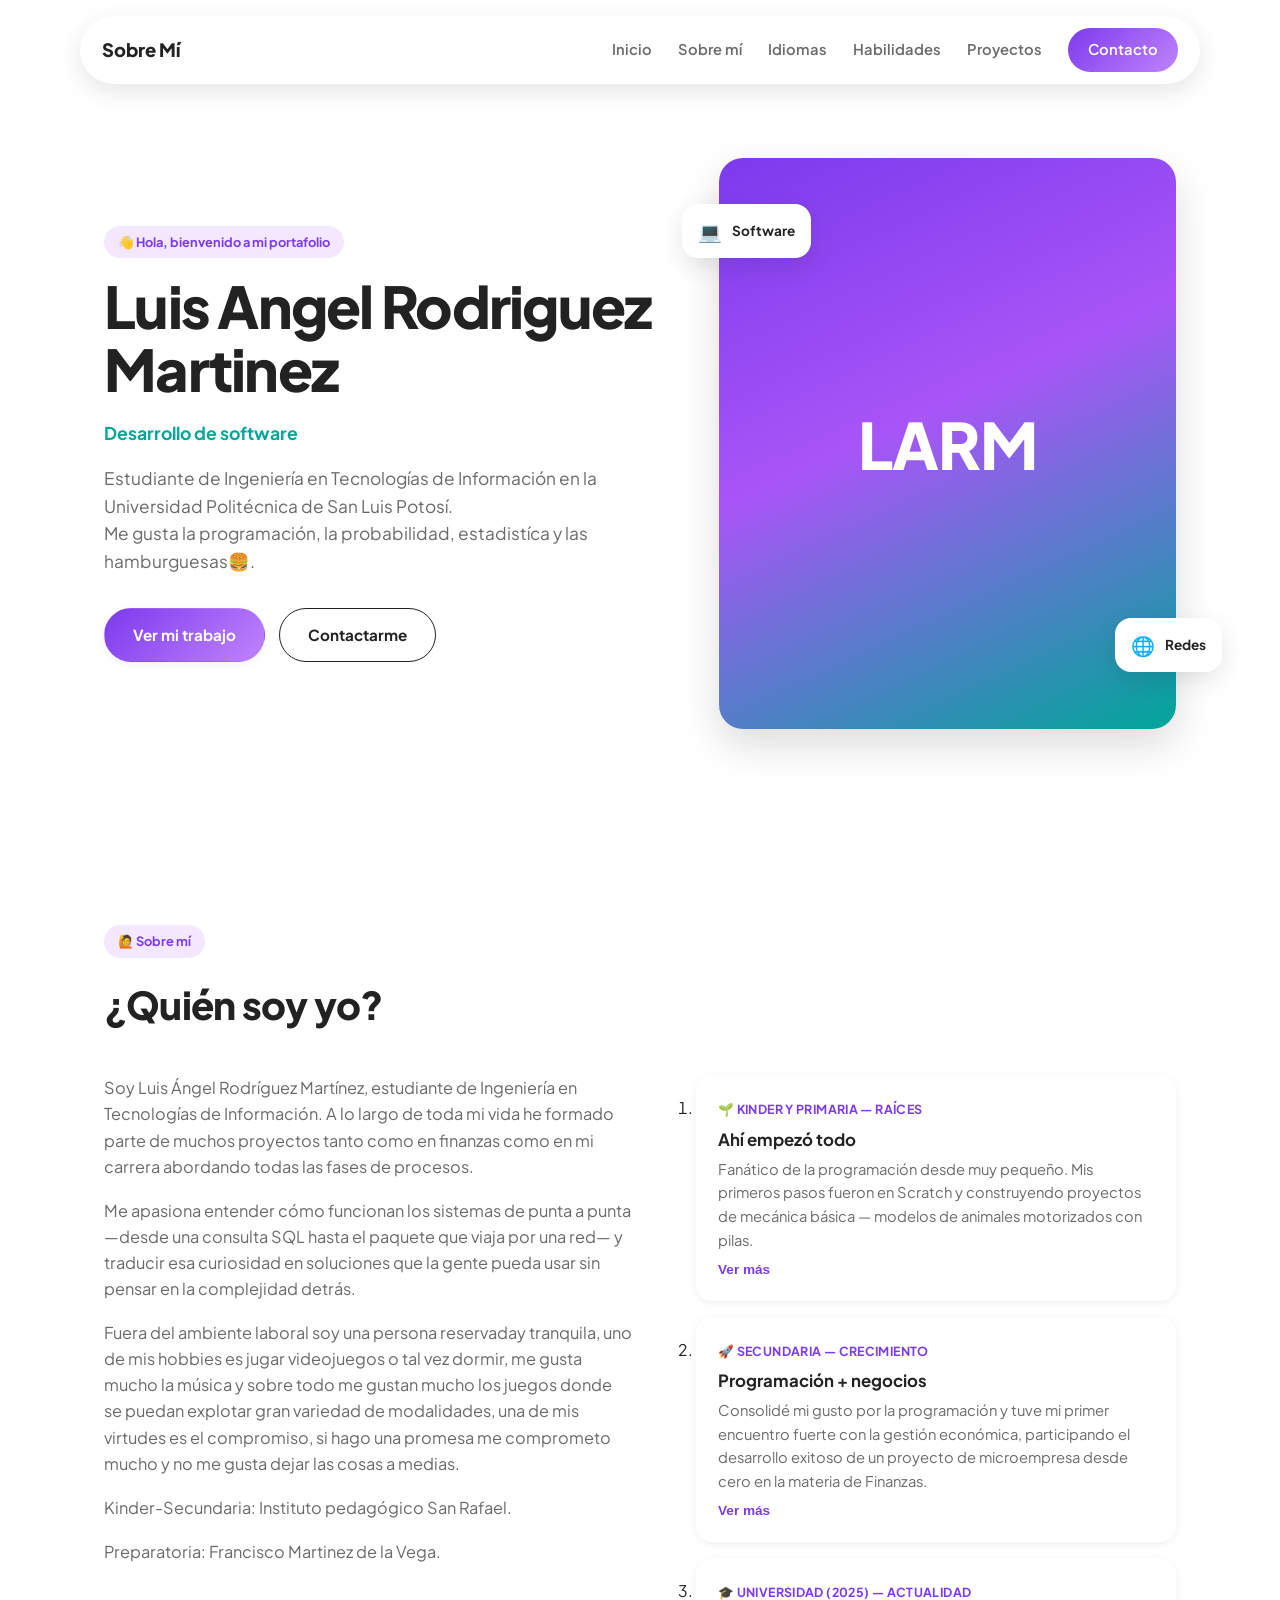
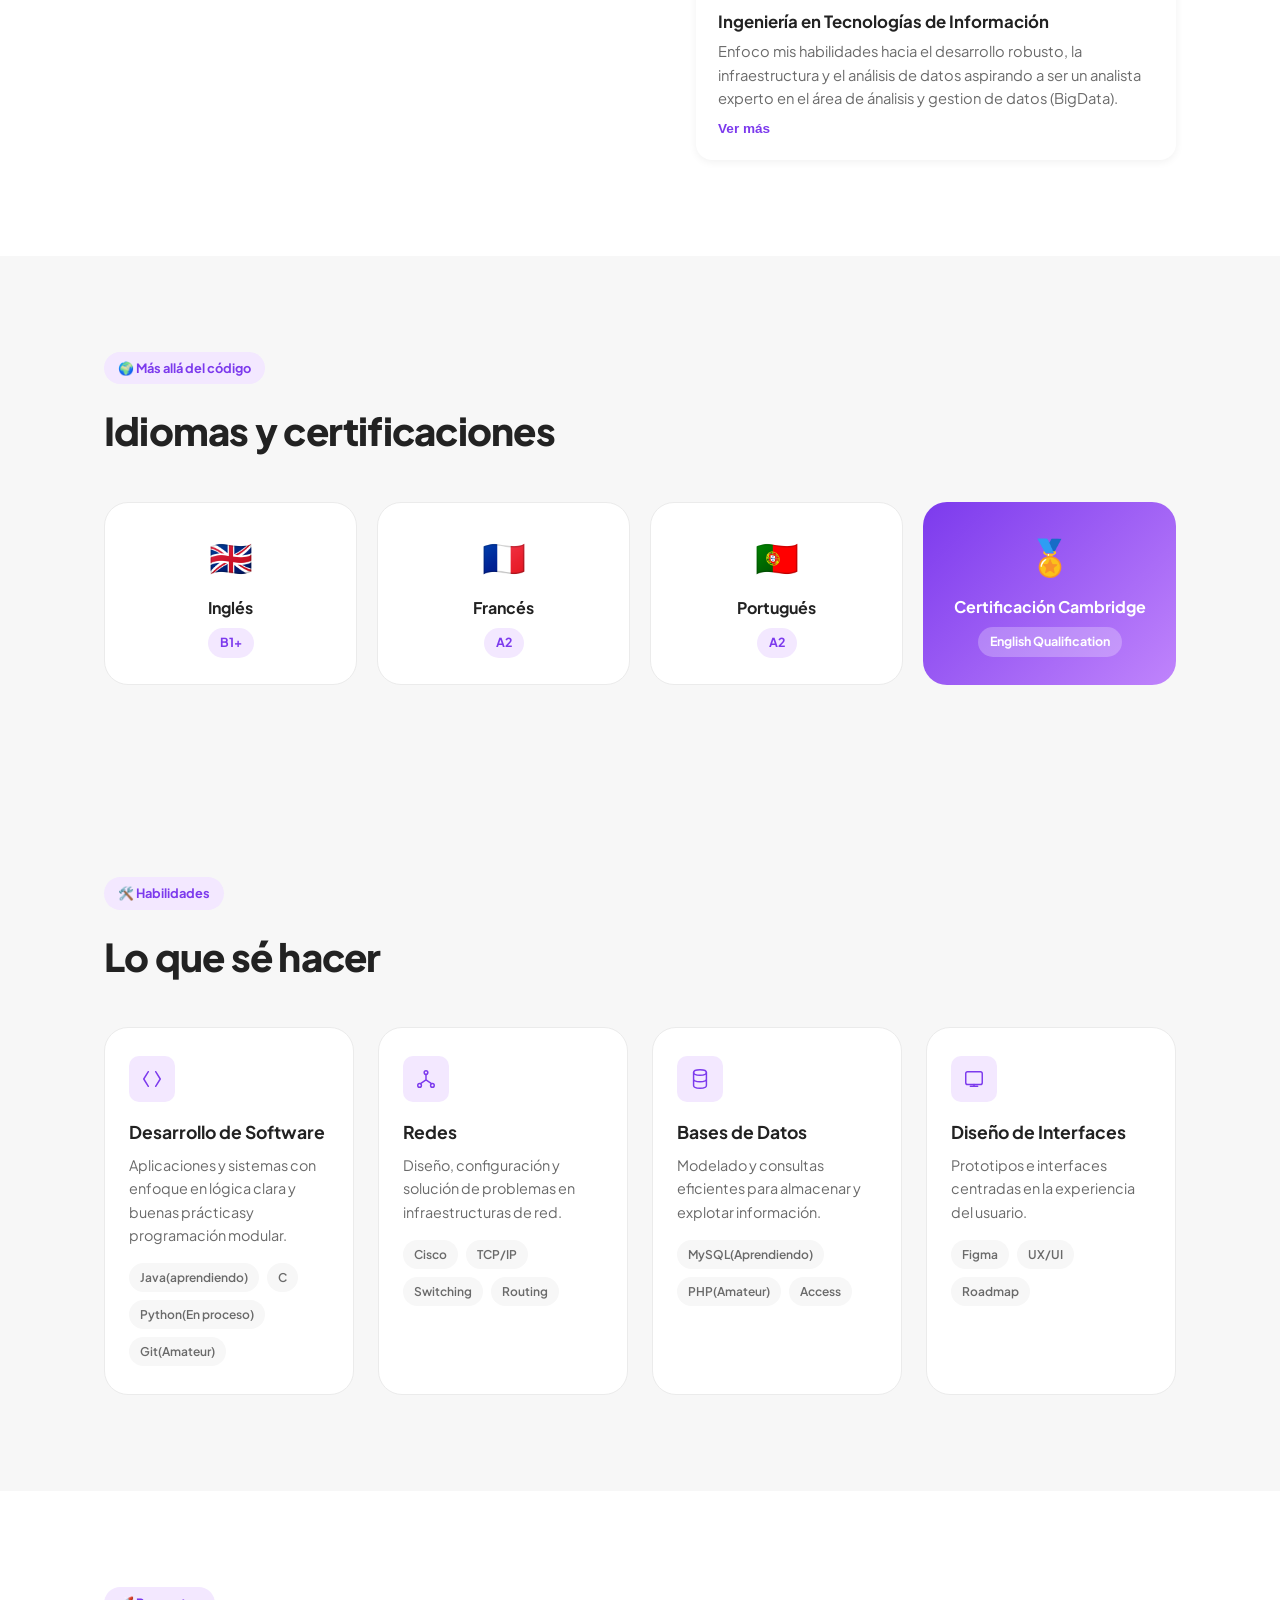
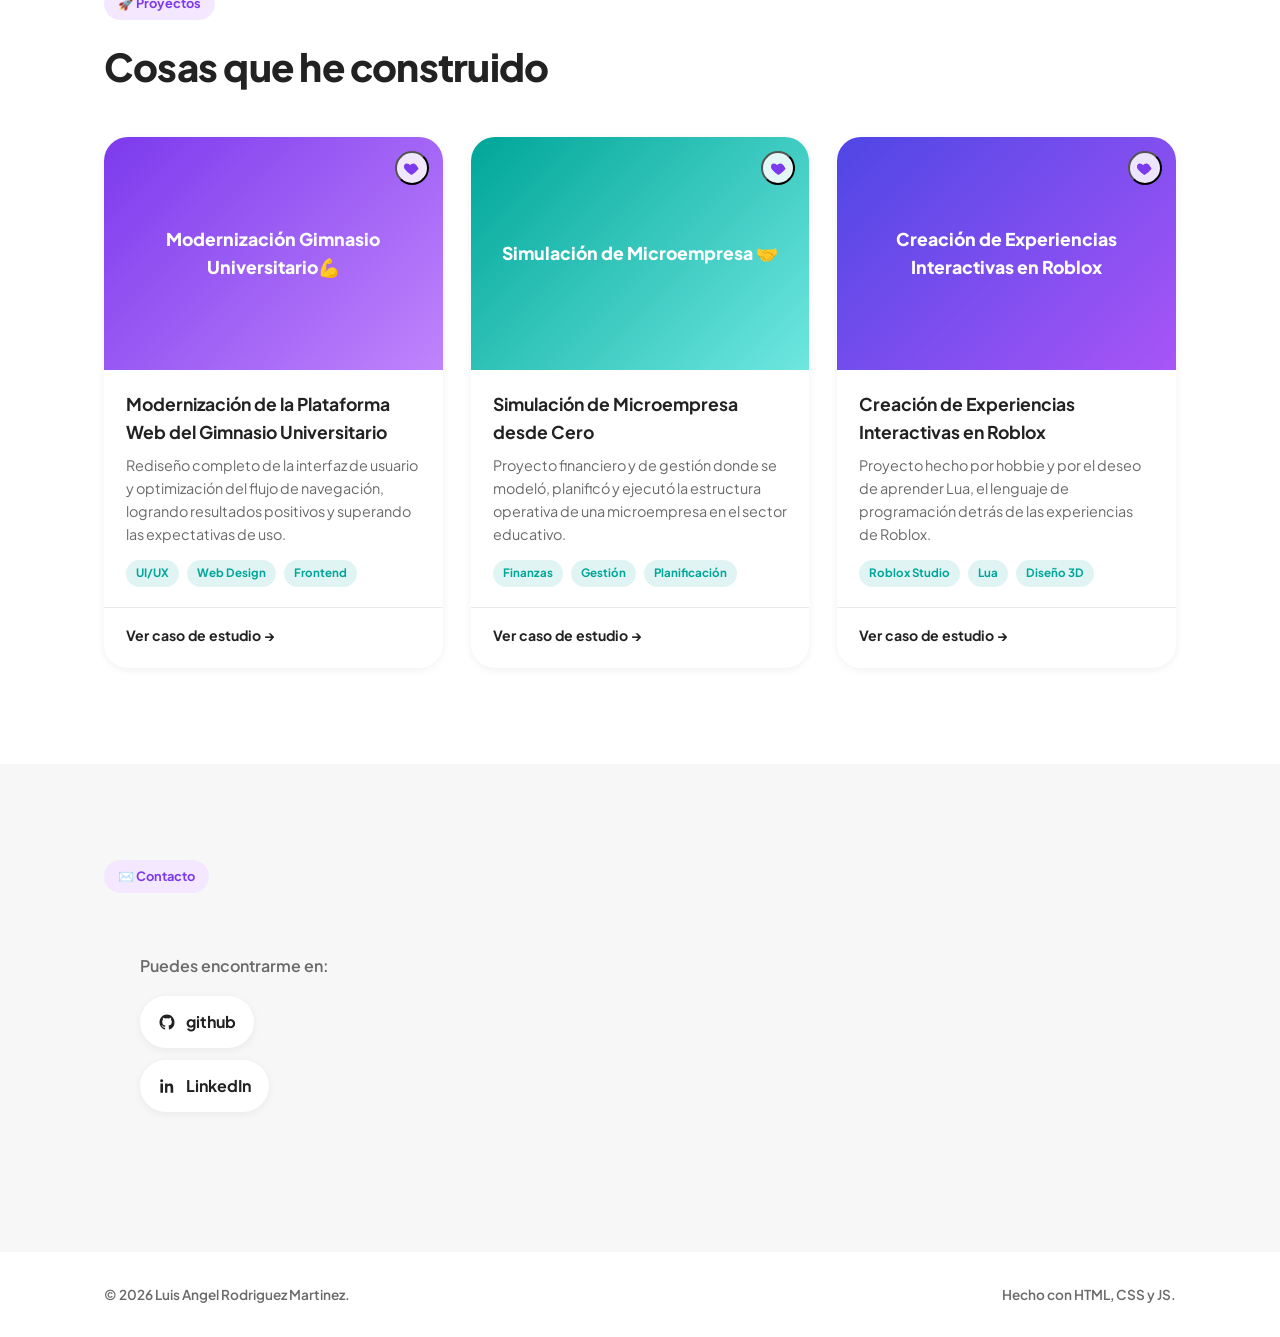
<file: index.html>
<!DOCTYPE html>
<html lang="es">
<head>
  <meta charset="UTF-8">
  <meta name="viewport" content="width=device-width, initial-scale=1.0">
  <title>Mi Portafolio</title>
  <meta name="description" content="Portafolio profesional de Luis Angel Rodriguez Martinez, estudiante de Ingeniería en Tecnologías de Información.">

  <!-- Tipografía: Plus Jakarta Sans — grotesca redondeada, look friendly tipo Airbnb -->
  <link rel="preconnect" href="https://fonts.googleapis.com">
  <link rel="preconnect" href="https://fonts.gstatic.com" crossorigin>
  <link href="https://fonts.googleapis.com/css2?family=Plus+Jakarta+Sans:wght@400;500;600;700;800&display=swap" rel="stylesheet">

  <link rel="stylesheet" href="style.css">
</head>
<body>

  <!-- ===== NAVBAR ===== -->
  <header class="navbar" id="navbar">
    <div class="container navbar__inner">
      <a href="#inicio" class="navbar__logo">Sobre Mí<span class="dot"></span></a>

      <button class="navbar__toggle" id="navToggle" aria-label="Abrir menú" aria-expanded="false" aria-controls="navMenu">
        <span></span><span></span><span></span>
      </button>

      <nav class="navbar__menu" id="navMenu">
        <a href="#inicio" class="navbar__link">Inicio</a>
        <a href="#sobre-mi" class="navbar__link">Sobre mí</a>
        <a href="#idiomas" class="navbar__link">Idiomas</a>
        <a href="#habilidades" class="navbar__link">Habilidades</a>
        <a href="#proyectos" class="navbar__link">Proyectos</a>
        <a href="#contacto" class="navbar__link navbar__link--cta">Contacto</a>
      </nav>
    </div>
  </header>

  <main>
    <!-- ===== HERO ===== -->
    <section class="hero" id="inicio">
      <div class="container hero__inner">
        <div>
          <p class="eyebrow">👋 Hola, bienvenido a mi portafolio</p>
          <h1 class="hero__title">
            Luis Angel Rodriguez Martinez
          </h1>
          <p class="hero__typed">
            <span id="typedText"></span>
          </p>
          <p class="hero__desc">
          Estudiante de Ingeniería en Tecnologías de Información
           en la Universidad Politécnica de San Luis Potosí.
           <br>Me gusta la programación, la probabilidad, estadistíca 
            y las hamburguesas🍔.
          </p>
          <div class="hero__actions">
            <a href="#proyectos" class="btn btn--primary">Ver mi trabajo</a>
            <a href="#contacto" class="btn btn--ghost">Contactarme</a>
          </div>
        </div>

        <!-- Tarjeta visual: avatar con iniciales + chips flotantes -->
        <div class="hero__visual">
          <div class="hero__photo" aria-hidden="true">LARM</div>
          <div class="hero__chip hero__chip--1"><span class="emoji">💻</span> Software</div>
          <div class="hero__chip hero__chip--2"><span class="emoji">🌐</span> Redes</div>
        </div>
      </div>
    </section>

    <!-- ===== SOBRE MÍ ===== -->
    <section class="section" id="sobre-mi">
      <div class="container">
        <p class="eyebrow">🙋 Sobre mí</p>
        <h2 class="section__title">¿Quién soy yo?</h2>

        <div class="about">
          <div class="about__text">
            <p>
            Soy Luis Ángel Rodríguez Martínez, estudiante de Ingeniería en Tecnologías de Información.
            A lo largo de toda mi vida he formado parte de muchos proyectos tanto como en finanzas como
           en mi carrera abordando todas las fases de procesos.
            </p>
            <p>
              Me apasiona entender cómo funcionan los sistemas de punta a punta —desde
              una consulta SQL hasta el paquete que viaja por una red— y traducir esa
              curiosidad en soluciones que la gente pueda usar sin pensar en la
              complejidad detrás.
            </p>
            <p>Fuera del ambiente laboral soy una persona reservaday tranquila, uno de mis hobbies es jugar
              videojuegos o tal vez dormir, me gusta mucho la música y sobre todo me gustan mucho los juegos 
              donde se puedan explotar gran variedad de modalidades, una de mis virtudes es el compromiso, si
              hago una promesa me comprometo mucho y no me gusta dejar las cosas a medias.
            </p>
            <p>
              Kinder-Secundaria: Instituto pedagógico San Rafael.
            </p>
            <p>
              Preparatoria: Francisco Martinez de la Vega.
            </p>
          </div>

          <ol class="timeline">
            <li class="timeline__item">
              <span class="timeline__year">🌱 Kinder y Primaria — Raíces</span>
              <h3>Ahí empezó todo</h3>
              <p>
                Fanático de la programación desde muy pequeño. Mis primeros pasos
                fueron en Scratch y construyendo proyectos de mecánica básica —
                modelos de animales motorizados con pilas.
              </p>
              <button class="timeline__toggle" type="button" aria-expanded="false">
                Ver más
              </button>
              <div class="timeline__more">
                <p>
                  Esas primeras animaciones en Scratch y los robots con pilas
                  fueron mi manera de entender que la tecnología también se
                  construye con las manos.
                </p>
              </div>
            </li>

            <li class="timeline__item">
              <span class="timeline__year">🚀 Secundaria — Crecimiento</span>
              <h3>Programación + negocios</h3>
              <p>
                Consolidé mi gusto por la programación y tuve mi primer encuentro
                fuerte con la gestión económica, participando el desarrollo exitoso
                de un proyecto de microempresa desde cero en la materia de Finanzas.
              </p>
              <button class="timeline__toggle" type="button" aria-expanded="false">
                Ver más
              </button>
              <div class="timeline__more">
                <p>
                  Formar parte de ese proyecto me enseñó que la tecnología y los negocios
                  van de la mano: no basta con programar bien, hay que entender
                  también cómo se sostiene una idea.
                </p>
              </div>
            </li>

            <li class="timeline__item">
              <span class="timeline__year">🎓 Universidad (2025) — Actualidad</span>
              <h3>Ingeniería en Tecnologías de Información</h3>
              <p>
                Enfoco mis habilidades hacia el desarrollo robusto, la
                infraestructura y el análisis de datos aspirando a ser un analista
                experto en el área de ánalisis y gestion de datos (BigData).
              </p>
              <button class="timeline__toggle" type="button" aria-expanded="false">
                Ver más
              </button>
              <div class="timeline__more">
                <p>
                  Hoy combino desarrollo de software, redes y bases de datos,
                  con la mirada puesta en big data e infraestructura como
                  siguiente paso.
                </p>
              </div>
            </li>
          </ol>
        </div>
      </div>
    </section>

    <!-- ===== IDIOMAS Y CERTIFICACIONES ===== -->
    <section class="section section--alt" id="idiomas">
      <div class="container">
        <p class="eyebrow">🌍 Más allá del código</p>
        <h2 class="section__title">Idiomas y certificaciones</h2>

        <div class="lang-grid">
          <div class="lang-card">
            <span class="lang-card__flag" aria-hidden="true">🇬🇧</span>
            <h3>Inglés</h3>
            <span class="lang-card__level">B1+</span>
          </div>
          <div class="lang-card">
            <span class="lang-card__flag" aria-hidden="true">🇫🇷</span>
            <h3>Francés</h3>
            <span class="lang-card__level">A2</span>
          </div>
          <div class="lang-card">
            <span class="lang-card__flag" aria-hidden="true">🇵🇹</span>
            <h3>Portugués</h3>
            <span class="lang-card__level">A2</span>
          </div>
          <div class="lang-card lang-card--cert">
            <span class="lang-card__flag" aria-hidden="true">🏅</span>
            <h3>Certificación Cambridge</h3>
            <span class="lang-card__level">English Qualification</span>
          </div>
        </div>
      </div>
    </section>

    <!-- ===== HABILIDADES ===== -->
    <section class="section section--alt" id="habilidades">
      <div class="container">
        <p class="eyebrow">🛠️ Habilidades</p>
        <h2 class="section__title">Lo que sé hacer</h2>

        <div class="skills">
          <article class="skill-card">
            <div class="skill-card__icon" aria-hidden="true">
              <svg viewBox="0 0 24 24" fill="none" stroke="currentColor" stroke-width="1.6">
                <path d="M8 4 3 12l5 8M16 4l5 8-5 8" stroke-linecap="round" stroke-linejoin="round"/>
              </svg>
            </div>
            <h3>Desarrollo de Software</h3>
            <p>Aplicaciones y sistemas con enfoque en lógica clara y buenas prácticasy programación modular.</p>
            <ul class="skill-card__tags">
              <li>Java(aprendiendo)</li><li>C</li><li>Python(En proceso)</li><li>Git(Amateur)</li>
            </ul>
          </article>

          <article class="skill-card">
            <div class="skill-card__icon" aria-hidden="true">
              <svg viewBox="0 0 24 24" fill="none" stroke="currentColor" stroke-width="1.6">
                <circle cx="12" cy="5" r="2"/><circle cx="5" cy="19" r="2"/><circle cx="19" cy="19" r="2"/>
                <path d="M12 7v6M12 13 6 17M12 13l6 4" stroke-linecap="round"/>
              </svg>
            </div>
            <h3>Redes</h3>
            <p>Diseño, configuración y solución de problemas en infraestructuras de red.</p>
            <ul class="skill-card__tags">
              <li>Cisco</li><li>TCP/IP</li><li>Switching</li><li>Routing</li>
            </ul>
          </article>

          <article class="skill-card">
            <div class="skill-card__icon" aria-hidden="true">
              <svg viewBox="0 0 24 24" fill="none" stroke="currentColor" stroke-width="1.6">
                <ellipse cx="12" cy="5" rx="7" ry="3"/>
                <path d="M5 5v14c0 1.7 3.1 3 7 3s7-1.3 7-3V5M5 12c0 1.7 3.1 3 7 3s7-1.3 7-3" stroke-linecap="round"/>
              </svg>
            </div>
            <h3>Bases de Datos</h3>
            <p>Modelado y consultas eficientes para almacenar y explotar información.</p>
            <ul class="skill-card__tags">
              <li>MySQL(Aprendiendo)</li><li>PHP(Amateur)</li><li>Access</li>
            </ul>
          </article>

          <article class="skill-card">
            <div class="skill-card__icon" aria-hidden="true">
              <svg viewBox="0 0 24 24" fill="none" stroke="currentColor" stroke-width="1.6">
                <rect x="3" y="4" width="18" height="14" rx="2"/>
                <path d="M8 20h8M12 18v2" stroke-linecap="round"/>
              </svg>
            </div>
            <h3>Diseño de Interfaces</h3>
            <p>Prototipos e interfaces centradas en la experiencia del usuario.</p>
            <ul class="skill-card__tags">
              <li>Figma</li><li>UX/UI</li><li>Roadmap</li>
            </ul>
          </article>
        </div>
      </div>
    </section>

    <!-- ===== PROYECTOS ===== -->
    <section class="section" id="proyectos">
      <div class="container">
        <p class="eyebrow">🚀 Proyectos</p>
        <h2 class="section__title">Cosas que he construido</h2>

        <div class="projects">
          <article class="project-card" id="card-gimnasio" tabindex="0" role="button"
                    aria-haspopup="dialog" aria-controls="modal-gimnasio">
            <div class="project-card__cover project-card__cover--1">
              Modernización Gimnasio Universitario💪
              <button class="project-card__save" type="button" aria-label="Guardar proyecto">
                <svg viewBox="0 0 24 24" fill="currentColor"><path d="M12 21s-7.5-4.6-10-9.1C.5 8.6 2 5 5.5 5c2 0 3.3 1 4.5 2.5C11.2 6 12.5 5 14.5 5 18 5 19.5 8.6 22 11.9 19.5 16.4 12 21 12 21Z"/></svg>
              </button>
            </div>
            <div class="project-card__body">
              <h3>Modernización de la Plataforma Web del Gimnasio Universitario</h3>
              <p>
                Rediseño completo de la interfaz de usuario y optimización del flujo
                de navegación, logrando resultados positivos y superando las
                expectativas de uso.
              </p>
              <ul class="project-card__stack">
                <li>UI/UX</li><li>Web Design</li><li>Frontend</li>
              </ul>
            </div>
            <div class="project-card__links">
              <span class="link-arrow">Ver caso de estudio</span>
            </div>
          </article>

          <article class="project-card" id="card-microempresa" tabindex="0" role="button"
                    aria-haspopup="dialog" aria-controls="modal-microempresa">
            <div class="project-card__cover project-card__cover--2">
             Simulación de Microempresa 🤝
              <button class="project-card__save" type="button" aria-label="Guardar proyecto">
                <svg viewBox="0 0 24 24" fill="currentColor"><path d="M12 21s-7.5-4.6-10-9.1C.5 8.6 2 5 5.5 5c2 0 3.3 1 4.5 2.5C11.2 6 12.5 5 14.5 5 18 5 19.5 8.6 22 11.9 19.5 16.4 12 21 12 21Z"/></svg>
              </button>
            </div>
            <div class="project-card__body">
              <h3>Simulación de Microempresa desde Cero</h3>
              <p>
                Proyecto financiero y de gestión donde se modeló, planificó y
                ejecutó la estructura operativa de una microempresa en el sector
                educativo.
              </p>
              <ul class="project-card__stack">
                <li>Finanzas</li><li>Gestión</li><li>Planificación</li>
              </ul>
            </div>
            <div class="project-card__links">
              <span class="link-arrow">Ver caso de estudio</span>
            </div>
          </article>

          <article class="project-card" id="card-roblox" tabindex="0" role="button"
                    aria-haspopup="dialog" aria-controls="modal-roblox">
            <div class="project-card__cover project-card__cover--3">
              Creación de Experiencias Interactivas en Roblox
              <button class="project-card__save" type="button" aria-label="Guardar proyecto">
                <svg viewBox="0 0 24 24" fill="currentColor"><path d="M12 21s-7.5-4.6-10-9.1C.5 8.6 2 5 5.5 5c2 0 3.3 1 4.5 2.5C11.2 6 12.5 5 14.5 5 18 5 19.5 8.6 22 11.9 19.5 16.4 12 21 12 21Z"/></svg>
              </button>
            </div>
            <div class="project-card__body">
              <h3>Creación de Experiencias Interactivas en Roblox</h3>
              <p>
                Proyecto hecho por hobbie y por el deseo de aprender Lua, el
                lenguaje de programación detrás de las experiencias de Roblox.
              </p>
              <ul class="project-card__stack">
                <li>Roblox Studio</li><li>Lua</li><li>Diseño 3D</li>
              </ul>
            </div>
            <div class="project-card__links">
              <span class="link-arrow">Ver caso de estudio</span>
            </div>
          </article>
        </div>
      </div>
    </section>

    <!-- ===== MODAL: GIMNASIO UNIVERSITARIO ===== -->
    <div class="modal-overlay" id="modal-gimnasio" role="dialog" aria-modal="true" aria-labelledby="modal-gimnasio-title" hidden>
      <div class="modal">
        <button class="modal__close" type="button" aria-label="Cerrar">
          <svg viewBox="0 0 24 24" fill="none" stroke="currentColor" stroke-width="2"><path d="M6 6 18 18M18 6 6 18" stroke-linecap="round"/></svg>
        </button>

        <img class="modal__image" src="assets/gimnasio-dashboard.png" alt="Interfaz principal de la plataforma Fit UPSLP mostrando el dashboard de reservación y el código QR de acceso">

        <div class="modal__body">
          <p class="eyebrow">UI/UX · Web Design · Frontend</p>
          <h2 id="modal-gimnasio-title">Modernización de la Plataforma Web del Gimnasio Universitario</h2>
          <p>
            Como se puede observar en la imagen, nos encontramos ante la interfaz
            principal de la plataforma digital "Fit UPSLP", un sistema diseñado
            específicamente para la comunidad de la Universidad Politécnica de San
            Luis Potosí con el objetivo de gestionar el acceso y control del
            gimnasio institucional.
          </p>

          <h3 class="modal__subtitle">Roadmap</h3>

          <div class="roadmap">
            <div class="roadmap__phase">
              <span class="roadmap__badge">Fase 1 · Semanas 1-3</span>
              <h4>Arquitectura técnica y backend</h4>
              <ul>
                <li><strong>Stack tecnológico:</strong> frontend en Flutter o React Native (app nativa Android/iOS con tipografías Inter o Poppins); backend en Node.js (Express) o Python (FastAPI).</li>
                <li><strong>Integración institucional:</strong> autenticación obligatoria con correo institucional (@upslp.edu.mx).</li>
                <li><strong>Base de datos:</strong> PostgreSQL o MySQL para usuarios, espacios físicos, horarios, aforo en tiempo real (25/30) y el token dinámico del QR de acceso.</li>
              </ul>
            </div>

            <div class="roadmap__phase">
              <span class="roadmap__badge">Fase 2 · Semanas 4-7</span>
              <h4>Desarrollo del frontend e interacciones</h4>
              <ul>
                <li><strong>Autenticación:</strong> pantalla de login limpia con el dominio universitario predefinido.</li>
                <li><strong>Dashboard principal:</strong> estadísticas rápidas (sesiones, horas, calorías, racha de días) y rutina semanal.</li>
                <li><strong>Reservaciones inteligentes:</strong> calendario interactivo, filtros por disciplina e indicador de saturación del espacio.</li>
                <li><strong>Rutinas:</strong> vista de ejercicios asignados por día o por instructor.</li>
              </ul>
            </div>

            <div class="roadmap__phase">
              <span class="roadmap__badge">Fase 3 · Semanas 8-10</span>
              <h4>Funcionalidades críticas</h4>
              <ul>
                <li><strong>Códigos QR:</strong> algoritmo que genera un QR encriptado único por sesión (FIT-12345), con una posible mini-interfaz para que el personal escanee el acceso y actualice el aforo en tiempo real.</li>
                <li><strong>Gamificación:</strong> lógica para contar asistencias, mantener rachas de días y desbloquear trofeos virtuales.</li>
              </ul>
            </div>

            <div class="roadmap__phase">
              <span class="roadmap__badge">Fase 4 · Semanas 11-12</span>
              <h4>Pruebas de calidad (QA) y pilotaje</h4>
              <ul>
                <li><strong>Pruebas alfa:</strong> pruebas de estrés al sistema de reservaciones en horas pico.</li>
                <li><strong>Pruebas beta:</strong> piloto con 50 alumnos para evaluar fricción, bugs de interfaz y velocidad de carga.</li>
              </ul>
            </div>
          </div>
        </div>
      </div>
    </div>

    <!-- ===== MODAL: MICROEMPRESA SUSHI ===== -->
    <div class="modal-overlay" id="modal-microempresa" role="dialog" aria-modal="true" aria-labelledby="modal-microempresa-title" hidden>
      <div class="modal">
        <button class="modal__close" type="button" aria-label="Cerrar">
          <svg viewBox="0 0 24 24" fill="none" stroke="currentColor" stroke-width="2"><path d="M6 6 18 18M18 6 6 18" stroke-linecap="round"/></svg>
        </button>

        <div class="modal__logo-wrap">
          <img class="modal__logo" src="assets/sushi-logo.png" alt="Logotipo de marca creado para el proyecto de microempresa de sushi: palillos cruzados sobre un círculo rojo">
        </div>

        <div class="modal__body">
          <p class="eyebrow">Finanzas · Gestión · Planificación</p>
          <h2 id="modal-microempresa-title">Simulación de Microempresa desde Cero</h2>
          <p>
            Se llevó a cabo un proyecto donde el equipo debía elegir un enfoque de
            comida rápida o comida tradicional. Nos decidimos por sushi, ya que
            ninguno de nuestros competidores directos había explorado ese nicho.
          </p>

          <h3 class="modal__subtitle">Diseño</h3>
          <p>
            La identidad de marca se creó 100% desde cero en Adobe Photoshop,
            además de gestionar la compra de materia prima y conseguir
            financiamiento externo para el arranque del proyecto.
          </p>

          <h3 class="modal__subtitle">Habilidades aplicadas</h3>

          <div class="skillset">
            <div class="skillset__item">
              <h4>1. Comunicación estratégica y storytelling</h4>
              <ul>
                <li>Vender el potencial, la visión y el impacto del proyecto, no solo un producto terminado.</li>
                <li>Redacción persuasiva en correos en frío y propuestas que capturan la atención en los primeros 10 segundos.</li>
                <li>Elevator pitch: explicar el proyecto y su valor para el patrocinador en menos de un minuto.</li>
              </ul>
            </div>
            <div class="skillset__item">
              <h4>2. Diseño de propuestas y modelado de ROI</h4>
              <ul>
                <li>Pensamiento ganar-ganar: estructurar propuestas con un retorno de inversión claro para el patrocinador.</li>
                <li>Estructuración de paquetes de patrocinio (Oro, Plata, Bronce) con beneficios modulares y escalables.</li>
                <li>Uso de datos y métricas: proyecciones de alcance, ocupación e impacto demográfico.</li>
              </ul>
            </div>
            <div class="skillset__item">
              <h4>3. Negociación y manejo de objeciones</h4>
              <ul>
                <li>Escucha activa para identificar si el patrocinador busca posicionamiento, reclutamiento o ventas directas.</li>
                <li>Flexibilidad y contraofertas cuando el presupuesto es limitado pero el interés es alto.</li>
                <li>Manejo del "no" como una objeción comercial superable, no como el fin de la negociación.</li>
              </ul>
            </div>
            <div class="skillset__item">
              <h4>4. Networking y relaciones públicas</h4>
              <ul>
                <li>Mapeo de prospectos: identificar marcas alineadas con los valores del proyecto.</li>
                <li>Construcción de relaciones a largo plazo con comunicación constante desde antes de la propuesta formal.</li>
                <li>Uso de plataformas profesionales como LinkedIn para contactar tomadores de decisiones.</li>
              </ul>
            </div>
            <div class="skillset__item">
              <h4>5. Gestión de proyectos y organización</h4>
              <ul>
                <li>Seguimiento riguroso de un pipeline de prospectos: contactado, en seguimiento, reunión agendada.</li>
                <li>Cumplimiento de entregables (logotipos, menciones, reportes) para asegurar relaciones futuras.</li>
              </ul>
            </div>
          </div>
        </div>
      </div>
    </div>

    <!-- ===== MODAL: EXPERIENCIA ROBLOX ===== -->
    <div class="modal-overlay" id="modal-roblox" role="dialog" aria-modal="true" aria-labelledby="modal-roblox-title" hidden>
      <div class="modal">
        <button class="modal__close" type="button" aria-label="Cerrar">
          <svg viewBox="0 0 24 24" fill="none" stroke="currentColor" stroke-width="2"><path d="M6 6 18 18M18 6 6 18" stroke-linecap="round"/></svg>
        </button>

        <img class="modal__image" src="assets/roblox-experience.png" alt="Captura de una experiencia interactiva creada en Roblox Studio, con obstáculos, power-ups y un leaderboard de mejores tiempos">

        <div class="modal__body">
          <p class="eyebrow">Roblox · Lua · Diseño 3D</p>
          <h2 id="modal-roblox-title">Creación de Experiencias Interactivas en Roblox</h2>
          <p>
            El proyecto se llevó a cabo por hobbie y por deseo de aprender el
            lenguaje de programación Lua.
          </p>

          <h3 class="modal__subtitle">Diseño</h3>
          <p>
            Se diseñó desde cero en una plataforma vacía y se colocaron a mano
            todos los objetos.
          </p>

          <h3 class="modal__subtitle">Programación</h3>
          <p>
            Se programó y no fue tan difícil porque no tenía demasiada
            complejidad, pero entendí la función lógica en juegos
            interactivos 3D.
          </p>

          <h3 class="modal__subtitle">Habilidades necesarias</h3>

          <div class="skillset">
            <div class="skillset__item">
              <h4>1. Programación (el cerebro del juego)</h4>
              <p>
                Roblox no funciona con bloques como Scratch: usa Luau, una
                versión optimizada de Lua. Al ya tener bases de lógica por
                lenguajes como C o Java, esto se vuelve muy natural.
              </p>
              <ul>
                <li><strong>Scripting básico y avanzado:</strong> mover objetos, crear plataformas que desaparecen, matar al jugador al tocar lava (los famosos KillBricks) y guardar el progreso.</li>
                <li><strong>Manejo de eventos:</strong> funciones que se activan "cuando el jugador pisa X bloque" o "cuando toca un botón".</li>
                <li><strong>DataStores:</strong> guardar el nivel exacto del Obby en el que se quedó el jugador para cuando vuelva a entrar.</li>
              </ul>
            </div>

            <div class="skillset__item">
              <h4>2. Modelado y construcción 3D (el entorno)</h4>
              <p>Todo lo que el jugador ve y con lo que interactúa dentro de Roblox Studio.</p>
              <ul>
                <li><strong>Dominio de Roblox Studio:</strong> mover, escalar, rotar y aplicar materiales o colores a las piezas (Parts).</li>
                <li><strong>Diseño de niveles:</strong> calcular las distancias de los saltos para que el Obby sea desafiante pero divertido, y estructurar las fases para que la transición entre infancia, secundaria y universidad tenga sentido visual.</li>
                <li><strong>Optimización:</strong> usar Anchored para que los bloques no caigan por gravedad y agrupar objetos en Models para mantener el espacio de trabajo limpio.</li>
              </ul>
            </div>

            <div class="skillset__item">
              <h4>3. Diseño de interfaz de usuario (UI/UX)</h4>
              <p>Crucial para que la información del portafolio se despliegue de forma limpia en pantalla.</p>
              <ul>
                <li><strong>Creación de ScreenGui:</strong> menús, letreros flotantes sobre los proyectos y ventanas emergentes al llegar a un Checkpoint.</li>
                <li><strong>Diseño responsivo:</strong> que los textos y botones se vean igual de bien desde computadora, celular o tablet.</li>
              </ul>
            </div>

            <div class="skillset__item">
              <h4>4. Gestión de activos (audio y animación)</h4>
              <ul>
                <li><strong>Efectos de sonido:</strong> música ambiental o sonidos al pasar de nivel, importados o de la librería de Roblox.</li>
                <li><strong>Animación básica:</strong> plataformas que giran o se mueven de lado a lado, y hologramas flotantes con los logos de las tecnologías usadas.</li>
              </ul>
            </div>
          </div>
        </div>
      </div>
    </div>

    <!-- ===== CONTACTO ===== -->
    <section class="section section--alt" id="contacto">
      <div class="container">
        <p class="eyebrow">✉️ Contacto</p>
          <div class="contact__side">
            <p>Puedes encontrarme en:</p>
            <div class="socials">
              <a href="https://github.com/" target="_blank" rel="noopener" class="social-link">
                <svg viewBox="0 0 24 24" fill="currentColor"><path d="M12 2C6.48 2 2 6.58 2 12.25c0 4.53 2.87 8.37 6.84 9.73.5.1.68-.22.68-.49 0-.24-.01-1.04-.01-1.89-2.78.62-3.37-1.21-3.37-1.21-.46-1.2-1.11-1.52-1.11-1.52-.91-.64.07-.63.07-.63 1 .07 1.53 1.06 1.53 1.06.89 1.56 2.34 1.11 2.91.85.09-.66.35-1.11.63-1.37-2.22-.26-4.56-1.14-4.56-5.06 0-1.12.39-2.03 1.03-2.74-.1-.26-.45-1.31.1-2.73 0 0 .84-.28 2.75 1.05a9.3 9.3 0 0 1 5 0c1.91-1.33 2.75-1.05 2.75-1.05.55 1.42.2 2.47.1 2.73.64.71 1.03 1.62 1.03 2.74 0 3.93-2.34 4.79-4.57 5.05.36.32.68.94.68 1.9 0 1.37-.01 2.47-.01 2.81 0 .27.18.6.69.49A10.26 10.26 0 0 0 22 12.25C22 6.58 17.52 2 12 2Z"/></svg>
                github
              </a>
              <a href="https://linkedin.com/" target="_blank" rel="noopener" class="social-link">
                <svg viewBox="0 0 24 24" fill="currentColor"><path d="M6.94 5a2 2 0 1 1-4-.02 2 2 0 0 1 4 .02ZM3.2 8.75h3.48V21H3.2V8.75Zm6.2 0h3.34v1.68h.05c.47-.87 1.6-1.79 3.3-1.79 3.53 0 4.18 2.28 4.18 5.25V21h-3.48v-6.05c0-1.44-.03-3.3-2.02-3.3-2.02 0-2.33 1.57-2.33 3.2V21H9.4V8.75Z"/></svg>
                LinkedIn
              </a>
            </div>
          </div>
        </div>
      </div>
    </section>
  </main>

  <footer class="footer">
    <div class="container footer__inner">
      <p>© <span id="year"></span> Luis Angel Rodriguez Martinez.</p>
      <p class="footer__made">Hecho con HTML, CSS y JS.</p>
    </div>
  </footer>

  <script src="script.js"></script>
</body>
</html>
</file>
<file: style.css>
/* =========================================================
   TOKENS — estilo inspirado en Airbnb: blanco, coral, pill-shapes
   ========================================================= */
:root {
  --bg: #FFFFFF;
  --bg-soft: #F7F7F7;
  --border: #EBEBEB;
  --text: #222222;
  --text-muted: #6A6A6A;

  --accent: #7C3AED;        /* violeta principal */
  --accent-dark: #6D28D9;
  --accent-soft: #F3E8FF;
  --accent-gradient: linear-gradient(135deg, #7C3AED 0%, #C084FC 100%);
  --accent-teal: #00A699;  /* segundo acento, tipo "Kazan" de Airbnb */
  --teal-soft: #E0F5F3;

  --font-display: 'Plus Jakarta Sans', sans-serif;
  --font-body: 'Plus Jakarta Sans', sans-serif;

  --max-width: 1120px;
  --radius-sm: 10px;
  --radius-md: 16px;
  --radius-lg: 24px;
  --radius-pill: 999px;

  --shadow-sm: 0 2px 8px rgba(0,0,0,0.06);
  --shadow-md: 0 8px 24px rgba(0,0,0,0.10);
  --shadow-lg: 0 16px 40px rgba(0,0,0,0.14);

  --transition: 200ms ease;
}

* { box-sizing: border-box; margin: 0; padding: 0; }
html { scroll-behavior: smooth; }

@media (prefers-reduced-motion: reduce) {
  html { scroll-behavior: auto; }
  * { animation-duration: 0.01ms !important; transition-duration: 0.01ms !important; }
}

body {
  background: var(--bg);
  color: var(--text);
  font-family: var(--font-body);
  line-height: 1.6;
  -webkit-font-smoothing: antialiased;
}

img { max-width: 100%; display: block; }
a { color: inherit; text-decoration: none; }
ul { list-style: none; }

a:focus-visible, button:focus-visible, input:focus-visible, textarea:focus-visible {
  outline: 2px solid var(--accent);
  outline-offset: 3px;
}

.container {
  max-width: var(--max-width);
  margin-inline: auto;
  padding-inline: 24px;
}

/* Etiqueta pequeña estilo "badge" en vez del prompt de terminal */
.eyebrow {
  display: inline-flex;
  align-items: center;
  gap: 6px;
  font-size: 0.8rem;
  font-weight: 700;
  color: var(--accent);
  background: var(--accent-soft);
  padding: 6px 14px;
  border-radius: var(--radius-pill);
  margin-bottom: 16px;
}

.section__title {
  font-family: var(--font-display);
  font-size: clamp(1.9rem, 3vw, 2.6rem);
  font-weight: 800;
  letter-spacing: -0.02em;
  margin-bottom: 40px;
}

.section { padding: 96px 0; }
.section--alt { background: var(--bg-soft); }

/* =========================================================
   BOTONES — pill shape como Airbnb
   ========================================================= */
.btn {
  display: inline-flex;
  align-items: center;
  gap: 8px;
  padding: 14px 28px;
  border-radius: var(--radius-pill);
  font-family: var(--font-body);
  font-weight: 700;
  font-size: 0.95rem;
  border: 1px solid transparent;
  cursor: pointer;
  transition: transform var(--transition), background var(--transition), box-shadow var(--transition), color var(--transition);
}
.btn:hover { transform: translateY(-2px); }

.btn--primary {
  background: var(--accent-gradient);
  color: #fff;
  box-shadow: var(--shadow-sm);
}
.btn--primary:hover {
  filter: brightness(1.08);
  box-shadow: var(--shadow-md);
}

.btn--ghost {
  background: #fff;
  border-color: var(--text);
  color: var(--text);
}
.btn--ghost:hover {
  background: var(--bg-soft);
}

/* =========================================================
   NAVBAR — flotante tipo pill con sombra
   ========================================================= */
.navbar {
  position: sticky;
  top: 16px;
  z-index: 50;
}

.navbar__inner {
  display: flex;
  align-items: center;
  justify-content: space-between;
  height: 68px;
  background: #fff;
  border-radius: var(--radius-pill);
  box-shadow: var(--shadow-md);
  padding-inline: 22px;
}

.navbar__logo {
  font-family: var(--font-display);
  font-weight: 800;
  font-size: 1.15rem;
}
.navbar__logo .dot { color: var(--accent); }

.navbar__menu {
  display: flex;
  align-items: center;
  gap: 26px;
}

.navbar__link {
  font-size: 0.92rem;
  font-weight: 600;
  color: var(--text-muted);
  transition: color var(--transition);
}
.navbar__link:hover { color: var(--text); }

.navbar__link--cta {
  color: #fff;
  background: var(--accent-gradient);
  padding: 10px 20px;
  border-radius: var(--radius-pill);
}
.navbar__link--cta:hover { filter: brightness(1.08); }

.navbar__toggle {
  display: none;
  flex-direction: column;
  gap: 5px;
  background: none;
  border: none;
  cursor: pointer;
  padding: 8px;
}
.navbar__toggle span {
  width: 22px;
  height: 2px;
  background: var(--text);
  border-radius: 2px;
}

/* =========================================================
   HERO
   ========================================================= */
.hero {
  padding: 90px 0 100px;
  overflow: hidden;
}

.hero__inner {
  display: grid;
  grid-template-columns: 1.1fr 0.9fr;
  gap: 56px;
  align-items: center;
}

.hero__title {
  font-family: var(--font-display);
  font-size: clamp(2.3rem, 5vw, 3.6rem);
  font-weight: 800;
  letter-spacing: -0.03em;
  line-height: 1.1;
  margin-bottom: 18px;
}

.hero__typed {
  font-weight: 700;
  color: var(--accent-teal);
  font-size: 1.1rem;
  min-height: 1.6rem;
  margin-bottom: 18px;
}

.hero__desc {
  color: var(--text-muted);
  font-size: 1.08rem;
  margin-bottom: 32px;
  max-width: 52ch;
}

.hero__actions {
  display: flex;
  gap: 14px;
  flex-wrap: wrap;
}

/* Tarjeta visual del hero: avatar + chips flotantes, al estilo
   "listing card" de Airbnb flotando sobre la foto principal */
.hero__visual {
  position: relative;
  display: flex;
  align-items: center;
  justify-content: center;
}

.hero__photo {
  width: 100%;
  aspect-ratio: 4 / 5;
  border-radius: var(--radius-lg);
  background: linear-gradient(155deg, #7C3AED 0%, #A855F7 45%, var(--accent-teal) 100%);
  box-shadow: var(--shadow-lg);
  display: flex;
  align-items: center;
  justify-content: center;
  color: #fff;
  font-family: var(--font-display);
  font-size: 4rem;
  font-weight: 800;
  letter-spacing: -0.02em;
}

.hero__chip {
  position: absolute;
  background: #fff;
  border-radius: var(--radius-md);
  box-shadow: var(--shadow-md);
  padding: 12px 16px;
  display: flex;
  align-items: center;
  gap: 10px;
  font-weight: 700;
  font-size: 0.85rem;
}
.hero__chip--1 { top: 8%; left: -8%; }
.hero__chip--2 { bottom: 10%; right: -10%; }
.hero__chip span.emoji { font-size: 1.2rem; }

/* =========================================================
   SOBRE MÍ
   ========================================================= */
.about {
  display: grid;
  grid-template-columns: 1.1fr 1fr;
  gap: 64px;
}

.about__text p {
  color: var(--text-muted);
  margin-bottom: 18px;
  font-size: 1.02rem;
}

.timeline {
  display: flex;
  flex-direction: column;
  gap: 16px;
}

.timeline__item {
  background: #fff;
  border-radius: var(--radius-md);
  box-shadow: var(--shadow-sm);
  padding: 20px 22px;
  transition: box-shadow var(--transition), transform var(--transition);
}
.timeline__item:hover {
  box-shadow: var(--shadow-md);
  transform: translateY(-2px);
}

.timeline__year {
  font-size: 0.78rem;
  font-weight: 700;
  color: var(--accent);
  text-transform: uppercase;
  letter-spacing: 0.03em;
}

.timeline__item h3 {
  font-family: var(--font-display);
  font-size: 1.05rem;
  font-weight: 700;
  margin: 6px 0 4px;
}

.timeline__item p {
  color: var(--text-muted);
  font-size: 0.92rem;
}

.timeline__toggle {
  background: none;
  border: none;
  color: var(--accent);
  font-weight: 700;
  font-size: 0.85rem;
  cursor: pointer;
  padding: 10px 0 0;
}
.timeline__toggle:hover { color: var(--accent-dark); }

.timeline__more {
  max-height: 0;
  overflow: hidden;
  transition: max-height 300ms ease;
}
.timeline__more p {
  color: var(--text-muted);
  font-size: 0.9rem;
  padding-top: 8px;
  border-top: 1px solid var(--border);
  margin-top: 8px;
}
.timeline__item.is-expanded .timeline__more {
  max-height: 220px;
}

/* =========================================================
   HABILIDADES — tarjetas, estilo Airbnb
   ========================================================= */

.skills {
  display: grid;
  grid-template-columns: repeat(auto-fit, minmax(230px, 1fr));
  gap: 24px;
}

.skill-card {
  background: #fff;
  border: 1px solid var(--border);
  border-radius: var(--radius-lg);
  padding: 28px 24px;
  transition: box-shadow var(--transition), transform var(--transition);
}
.skill-card:hover {
  box-shadow: var(--shadow-md);
  transform: translateY(-4px);
}

.skill-card__icon {
  width: 46px;
  height: 46px;
  display: flex;
  align-items: center;
  justify-content: center;
  border-radius: var(--radius-sm);
  background: var(--accent-soft);
  color: var(--accent);
  margin-bottom: 16px;
}
.skill-card__icon svg { width: 22px; height: 22px; }

.skill-card h3 {
  font-family: var(--font-display);
  font-size: 1.1rem;
  font-weight: 700;
  margin-bottom: 8px;
}

.skill-card p {
  color: var(--text-muted);
  font-size: 0.9rem;
  margin-bottom: 16px;
}

.skill-card__tags {
  display: flex;
  flex-wrap: wrap;
  gap: 8px;
}
.skill-card__tags li {
  font-size: 0.75rem;
  font-weight: 600;
  background: var(--bg-soft);
  color: var(--text-muted);
  padding: 5px 11px;
  border-radius: var(--radius-pill);
}

/* =========================================================
   IDIOMAS Y CERTIFICACIONES
   ========================================================= */
.lang-grid {
  display: grid;
  grid-template-columns: repeat(auto-fit, minmax(180px, 1fr));
  gap: 20px;
}

.lang-card {
  background: #fff;
  border: 1px solid var(--border);
  border-radius: var(--radius-lg);
  padding: 26px 20px;
  text-align: center;
  transition: box-shadow var(--transition), transform var(--transition);
}
.lang-card:hover {
  box-shadow: var(--shadow-md);
  transform: translateY(-4px);
}

.lang-card__flag {
  font-size: 2.2rem;
  display: block;
  margin-bottom: 10px;
}

.lang-card h3 {
  font-family: var(--font-display);
  font-size: 1rem;
  font-weight: 700;
  margin-bottom: 8px;
}

.lang-card__level {
  display: inline-block;
  font-size: 0.78rem;
  font-weight: 700;
  color: var(--accent);
  background: var(--accent-soft);
  padding: 5px 12px;
  border-radius: var(--radius-pill);
}

.lang-card--cert {
  background: var(--accent-gradient);
  border: none;
}
.lang-card--cert h3 { color: #fff; }
.lang-card--cert .lang-card__level {
  background: rgba(255,255,255,0.25);
  color: #fff;
}

/* =========================================================
   PROYECTOS
   ========================================================= */
.projects {
  display: grid;
  grid-template-columns: repeat(auto-fit, minmax(280px, 1fr));
  gap: 28px;
}

.project-card {
  background: #fff;
  border-radius: var(--radius-lg);
  overflow: hidden;
  box-shadow: var(--shadow-sm);
  transition: box-shadow var(--transition), transform var(--transition);
  display: flex;
  flex-direction: column;
}
.project-card:hover {
  box-shadow: var(--shadow-lg);
  transform: translateY(-4px);
}
.project-card[role="button"] { cursor: pointer; }

.project-card__cover {
  position: relative;
  aspect-ratio: 16 / 11;
  display: flex;
  align-items: center;
  justify-content: center;
  color: #fff;
  font-family: var(--font-display);
  font-weight: 800;
  font-size: 1.1rem;
  text-align: center;
  padding: 20px;
}
.project-card__cover--1 { background: linear-gradient(135deg, #7C3AED, #C084FC); }
.project-card__cover--2 { background: linear-gradient(135deg, #00A699, #6EE7E0); }
.project-card__cover--3 { background: linear-gradient(135deg, #4F46E5, #A855F7); }

.project-card--placeholder {
  border: 2px dashed var(--border);
  box-shadow: none;
}
.project-card--placeholder:hover {
  box-shadow: none;
  transform: none;
}

.project-card__cover--placeholder {
  background: var(--bg-soft);
  color: var(--text-muted);
  font-size: 2.4rem;
  position: relative;
}

.project-card__soon {
  position: absolute;
  top: 14px;
  left: 14px;
  font-size: 0.72rem;
  font-weight: 700;
  color: var(--text-muted);
  background: #fff;
  padding: 5px 12px;
  border-radius: var(--radius-pill);
  box-shadow: var(--shadow-sm);
}

.project-card__links--placeholder {
  justify-content: center;
  color: var(--text-muted);
  font-weight: 700;
  font-size: 0.85rem;
}

.project-card__save {
  position: absolute;
  top: 14px;
  right: 14px;
  width: 34px;
  height: 34px;
  border-radius: 50%;
  background: rgba(255,255,255,0.85);
  display: flex;
  align-items: center;
  justify-content: center;
  color: var(--accent);
}
.project-card__save svg { width: 17px; height: 17px; }

.project-card__body {
  padding: 20px 22px 0;
  flex: 1;
}

.project-card__body h3 {
  font-family: var(--font-display);
  font-size: 1.1rem;
  font-weight: 700;
  margin-bottom: 8px;
}

.project-card__body p {
  color: var(--text-muted);
  font-size: 0.9rem;
  margin-bottom: 14px;
}

.project-card__stack {
  display: flex;
  flex-wrap: wrap;
  gap: 8px;
  margin-bottom: 16px;
}
.project-card__stack li {
  font-size: 0.72rem;
  font-weight: 700;
  color: var(--accent-teal);
  background: var(--teal-soft);
  padding: 4px 10px;
  border-radius: var(--radius-pill);
}

.project-card__links {
  display: flex;
  gap: 20px;
  padding: 16px 22px 22px;
  border-top: 1px solid var(--border);
  margin-top: 4px;
}

.link-arrow {
  font-size: 0.88rem;
  font-weight: 700;
  color: var(--text);
  transition: color var(--transition);
}
.link-arrow::after { content: " →"; }
.link-arrow:hover { color: var(--accent); }

/* =========================================================
   CONTACTO — tarjeta blanca flotante
   ========================================================= */
.contact {
  display: grid;
  grid-template-columns: 1.3fr 1fr;
  gap: 0;
  background: #fff;
  border-radius: var(--radius-lg);
  box-shadow: var(--shadow-md);
  overflow: hidden;
}

.contact__form {
  display: flex;
  flex-direction: column;
  gap: 18px;
  padding: 44px;
}

.field {
  display: flex;
  flex-direction: column;
  gap: 6px;
  font-size: 0.85rem;
  font-weight: 600;
  color: var(--text-muted);
}

.field input, .field textarea {
  font-family: var(--font-body);
  font-size: 0.95rem;
  color: var(--text);
  background: var(--bg-soft);
  border: 1px solid var(--border);
  border-radius: var(--radius-sm);
  padding: 13px 16px;
  resize: vertical;
  transition: border-color var(--transition), background var(--transition);
}
.field input:focus, .field textarea:focus {
  border-color: var(--accent);
  background: #fff;
}

.contact__status {
  font-size: 0.85rem;
  font-weight: 600;
  color: var(--accent-teal);
  min-height: 1.2em;
}

.contact__side {
  background: var(--bg-soft);
  padding: 44px 36px;
  display: flex;
  flex-direction: column;
  justify-content: center;
}

.contact__side p {
  color: var(--text-muted);
  margin-bottom: 18px;
  font-weight: 600;
}

.socials {
  display: flex;
  flex-direction: column;
  gap: 12px;
}

.social-link {
  display: inline-flex;
  align-items: center;
  gap: 10px;
  font-weight: 700;
  padding: 13px 18px;
  background: #fff;
  border-radius: var(--radius-pill);
  box-shadow: var(--shadow-sm);
  transition: box-shadow var(--transition), transform var(--transition), color var(--transition);
  width: fit-content;
}
.social-link svg { width: 18px; height: 18px; }
.social-link:hover {
  box-shadow: var(--shadow-md);
  transform: translateY(-2px);
  color: var(--accent);
}

/* =========================================================
   FOOTER
   ========================================================= */
.footer { padding: 32px 0; }
.footer__inner {
  display: flex;
  justify-content: space-between;
  flex-wrap: wrap;
  gap: 8px;
  color: var(--text-muted);
  font-size: 0.85rem;
  font-weight: 600;
}

/* =========================================================
   RESPONSIVE
   ========================================================= */
@media (max-width: 860px) {
  .hero__inner,
  .about,
  .contact {
    grid-template-columns: 1fr;
  }
  .hero__visual { order: -1; max-width: 340px; margin-inline: auto; }
  .contact__side { padding: 32px; }
}

@media (max-width: 720px) {
  .navbar { top: 10px; }
  .navbar__toggle { display: flex; }

  .navbar__menu {
    position: absolute;
    top: 78px;
    left: 16px;
    right: 16px;
    background: #fff;
    border-radius: var(--radius-md);
    box-shadow: var(--shadow-md);
    flex-direction: column;
    align-items: flex-start;
    padding: 20px 22px;
    gap: 16px;
    transform: translateY(-8px);
    opacity: 0;
    pointer-events: none;
    transition: transform var(--transition), opacity var(--transition);
  }
  .navbar__menu.is-open {
    transform: translateY(0);
    opacity: 1;
    pointer-events: auto;
  }

  .hero { padding: 50px 0 60px; }
  .section { padding: 64px 0; }
  .hero__chip--1, .hero__chip--2 { display: none; }
}

/* =========================================================
   MODAL DE DETALLE DE PROYECTO (caso de estudio)
   ========================================================= */
.modal-overlay {
  position: fixed;
  inset: 0;
  background: rgba(34, 34, 34, 0.55);
  display: flex;
  align-items: center;
  justify-content: center;
  padding: 24px;
  z-index: 100;
}
.modal-overlay[hidden] { display: none; }

.modal {
  background: #fff;
  border-radius: var(--radius-lg);
  max-width: 720px;
  width: 100%;
  max-height: 88vh;
  overflow-y: auto;
  position: relative;
  box-shadow: var(--shadow-lg);
}

.modal__close {
  position: absolute;
  top: 16px;
  right: 16px;
  width: 38px;
  height: 38px;
  border-radius: 50%;
  background: #fff;
  border: none;
  box-shadow: var(--shadow-sm);
  display: flex;
  align-items: center;
  justify-content: center;
  color: var(--text);
  cursor: pointer;
  z-index: 2;
  transition: box-shadow var(--transition), transform var(--transition);
}
.modal__close:hover { box-shadow: var(--shadow-md); transform: scale(1.05); }
.modal__close svg { width: 18px; height: 18px; }

.modal__image {
  width: 100%;
  display: block;
  border-radius: var(--radius-lg) var(--radius-lg) 0 0;
}

.modal__logo-wrap {
  display: flex;
  justify-content: center;
  padding: 40px 0 8px;
  background: var(--bg-soft);
  border-radius: var(--radius-lg) var(--radius-lg) 0 0;
}
.modal__logo {
  width: 140px;
  height: 140px;
  object-fit: contain;
}

.modal__body { padding: 32px 36px 40px; }

.modal__body h2 {
  font-family: var(--font-display);
  font-size: 1.5rem;
  font-weight: 800;
  margin: 8px 0 16px;
}

.modal__body > p {
  color: var(--text-muted);
  font-size: 0.98rem;
  margin-bottom: 8px;
}

.modal__subtitle {
  font-family: var(--font-display);
  font-size: 1.15rem;
  font-weight: 700;
  margin: 28px 0 12px;
}

/* Roadmap (gimnasio) */
.roadmap {
  display: flex;
  flex-direction: column;
  gap: 16px;
}

.roadmap__phase {
  background: var(--bg-soft);
  border-radius: var(--radius-md);
  padding: 18px 20px;
}

.roadmap__badge {
  display: inline-block;
  font-size: 0.75rem;
  font-weight: 700;
  color: var(--accent);
  background: var(--accent-soft);
  padding: 4px 12px;
  border-radius: var(--radius-pill);
  margin-bottom: 10px;
}

.roadmap__phase h4 {
  font-family: var(--font-display);
  font-size: 1rem;
  font-weight: 700;
  margin-bottom: 10px;
}

.roadmap__phase ul {
  display: flex;
  flex-direction: column;
  gap: 8px;
}
.roadmap__phase li {
  font-size: 0.9rem;
  color: var(--text-muted);
  padding-left: 16px;
  position: relative;
}
.roadmap__phase li::before {
  content: "";
  position: absolute;
  left: 0;
  top: 8px;
  width: 6px;
  height: 6px;
  border-radius: 50%;
  background: var(--accent);
}
.roadmap__phase li strong { color: var(--text); }

/* Skillset (microempresa) */
.skillset {
  display: flex;
  flex-direction: column;
  gap: 18px;
}

.skillset__item h4 {
  font-family: var(--font-display);
  font-size: 0.98rem;
  font-weight: 700;
  margin-bottom: 8px;
  color: var(--accent-teal);
}

.skillset__item p {
  color: var(--text-muted);
  font-size: 0.9rem;
  margin-bottom: 10px;
}

.skillset__item ul {
  display: flex;
  flex-direction: column;
  gap: 6px;
}
.skillset__item li {
  font-size: 0.9rem;
  color: var(--text-muted);
  padding-left: 16px;
  position: relative;
}
.skillset__item li::before {
  content: "";
  position: absolute;
  left: 0;
  top: 8px;
  width: 6px;
  height: 6px;
  border-radius: 50%;
  background: var(--accent-teal);
}

@media (max-width: 600px) {
  .modal__body { padding: 26px 22px 32px; }
}
</file>
